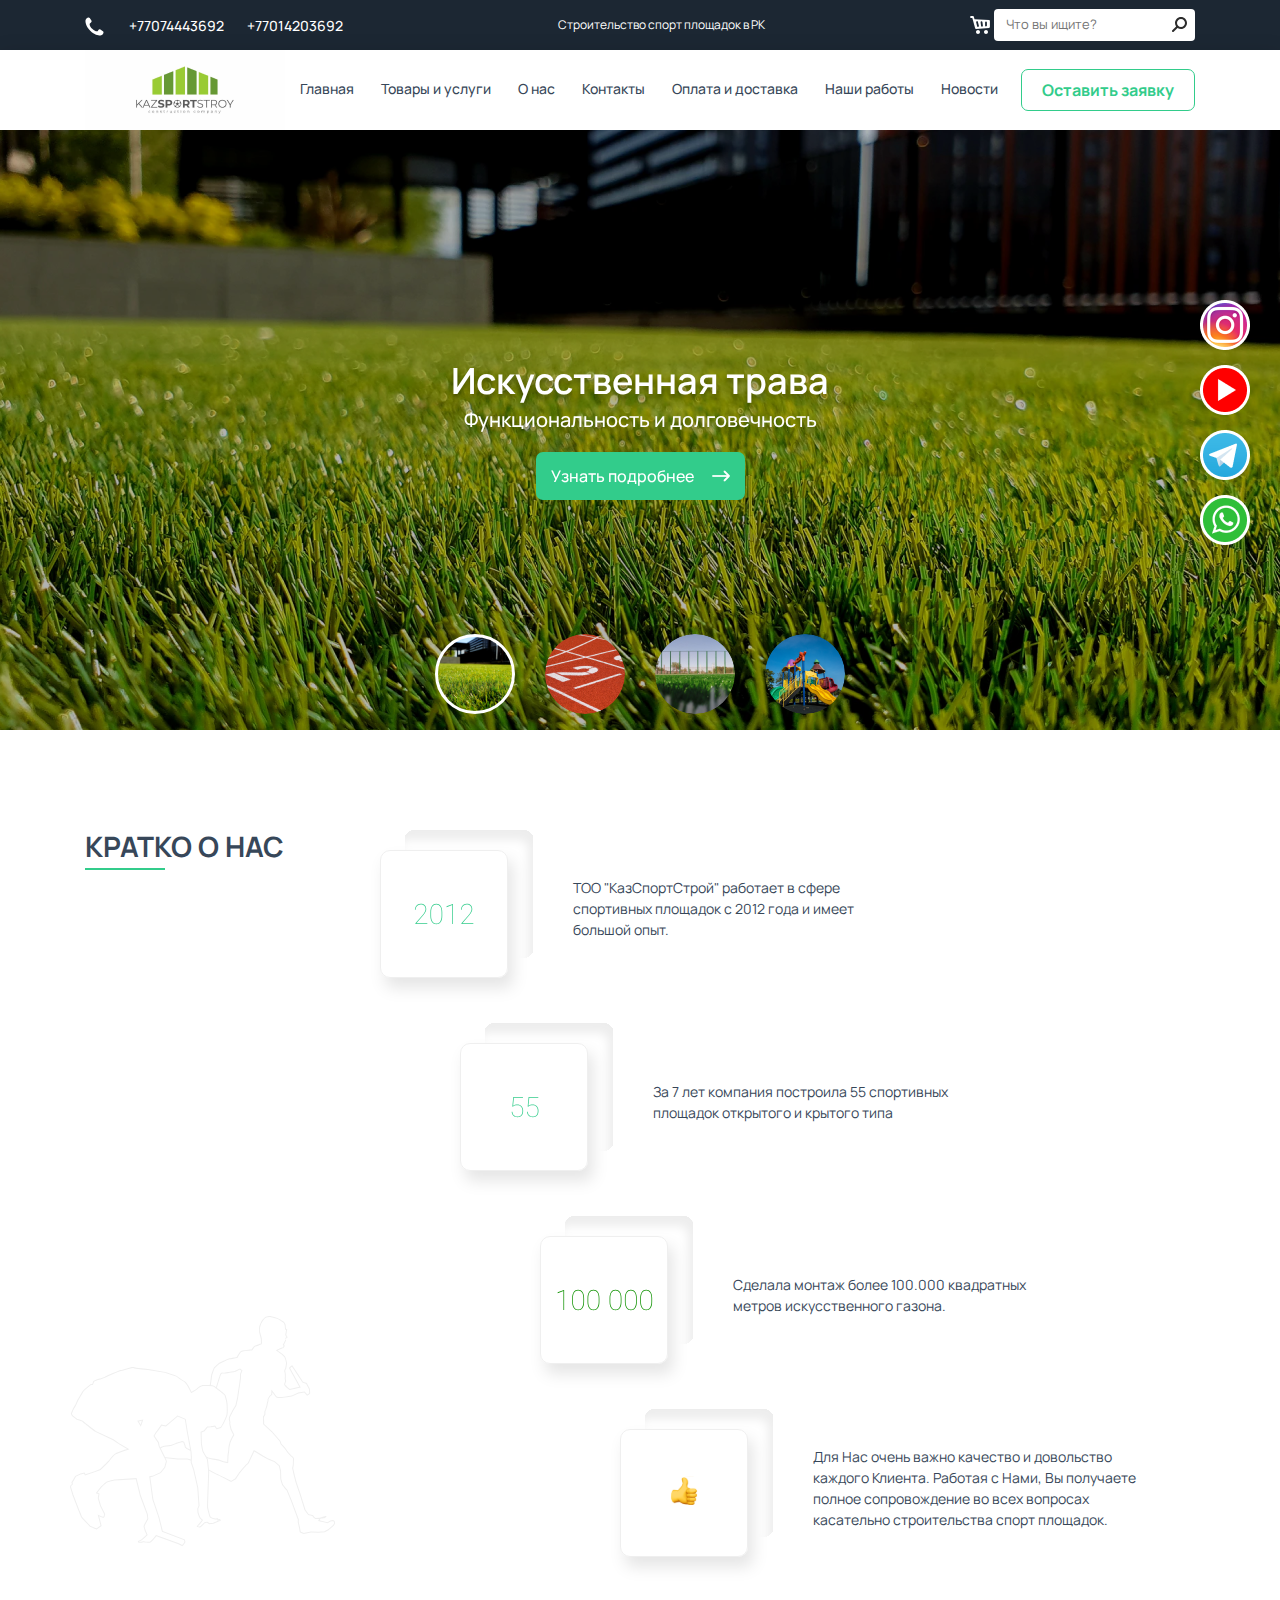
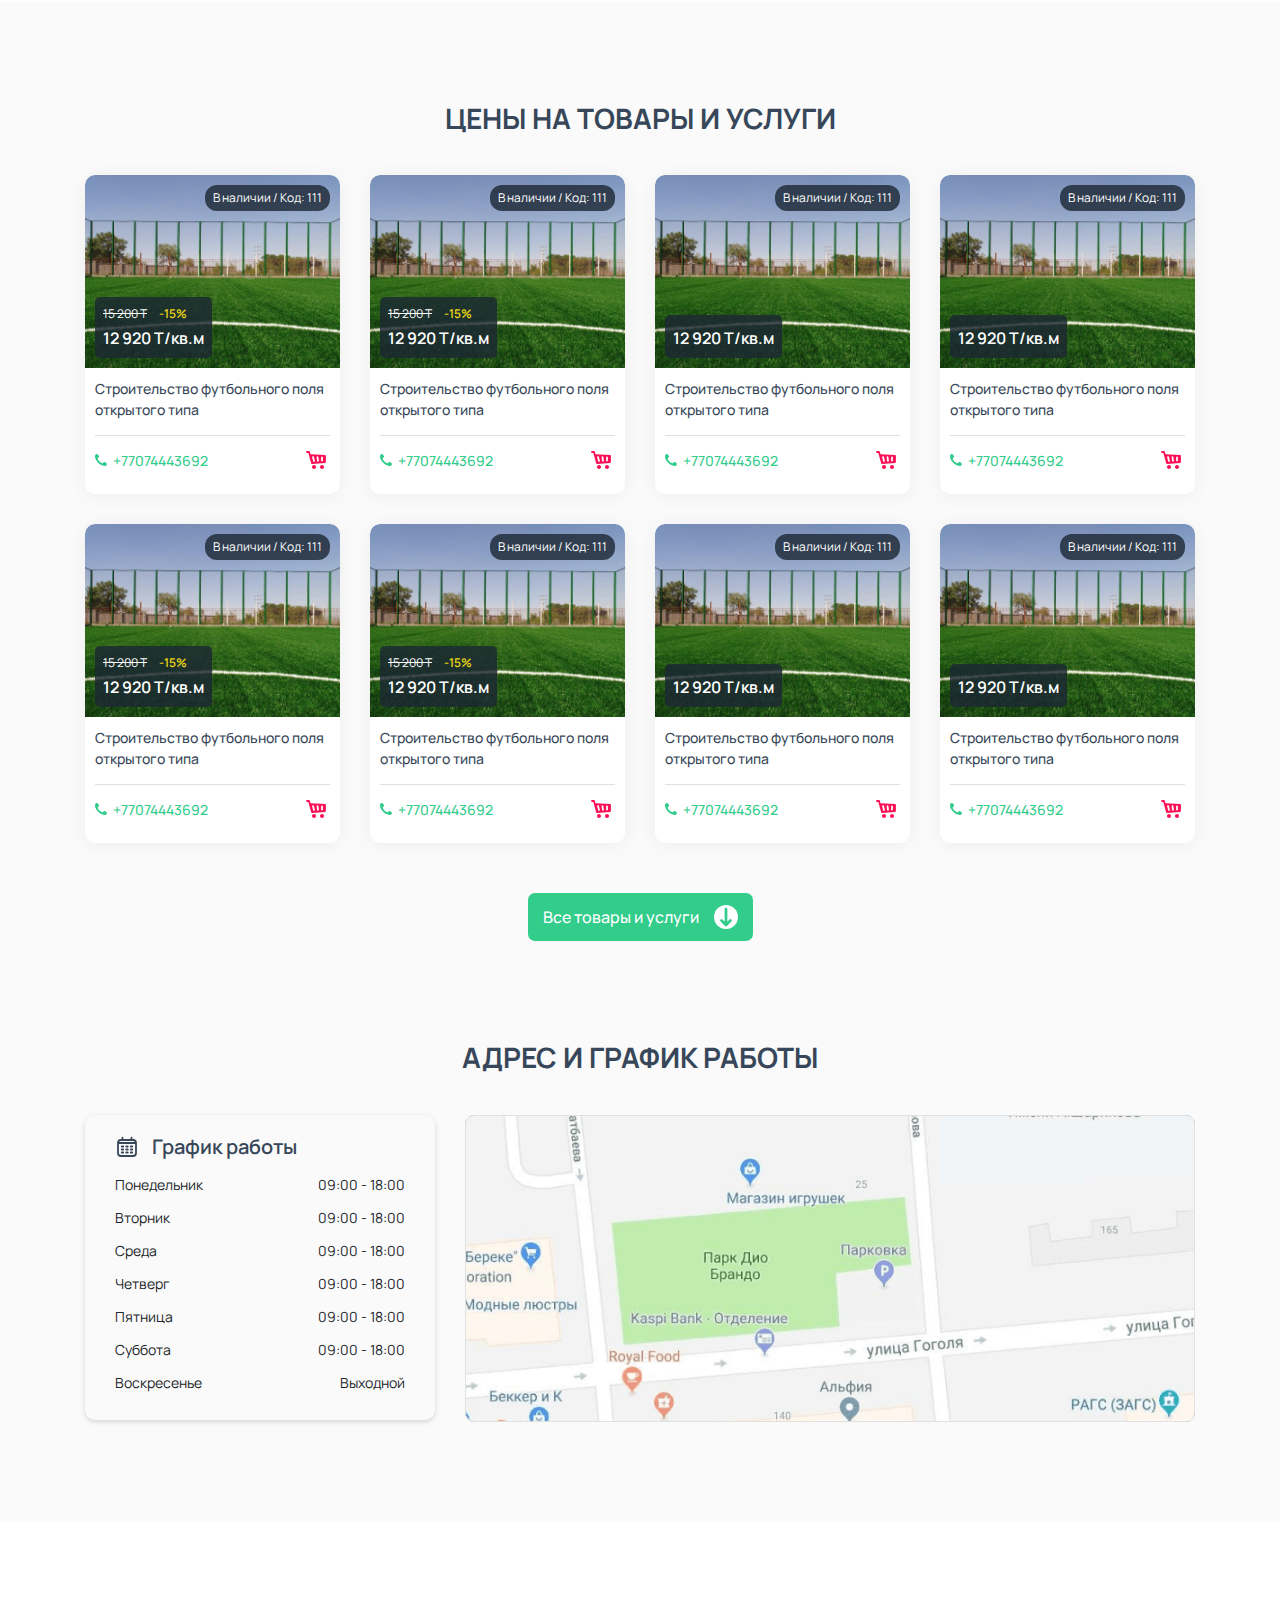
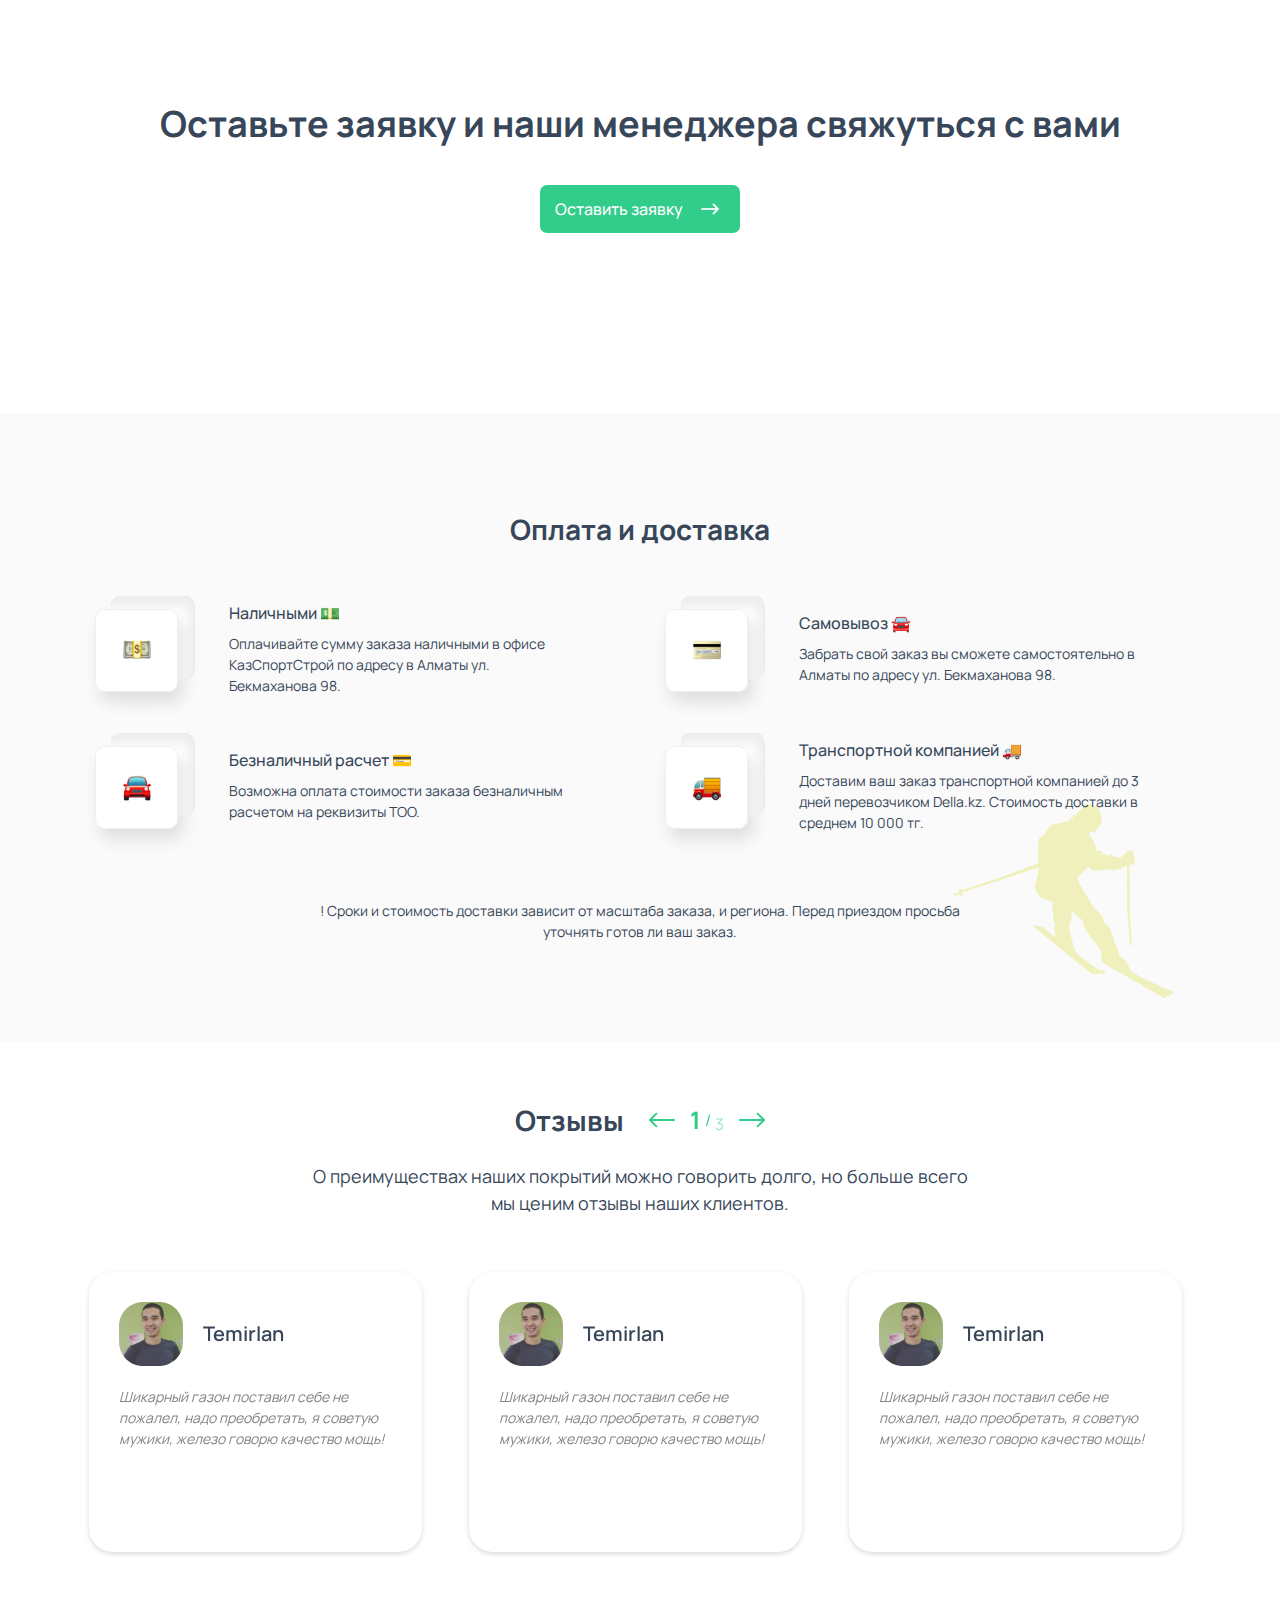
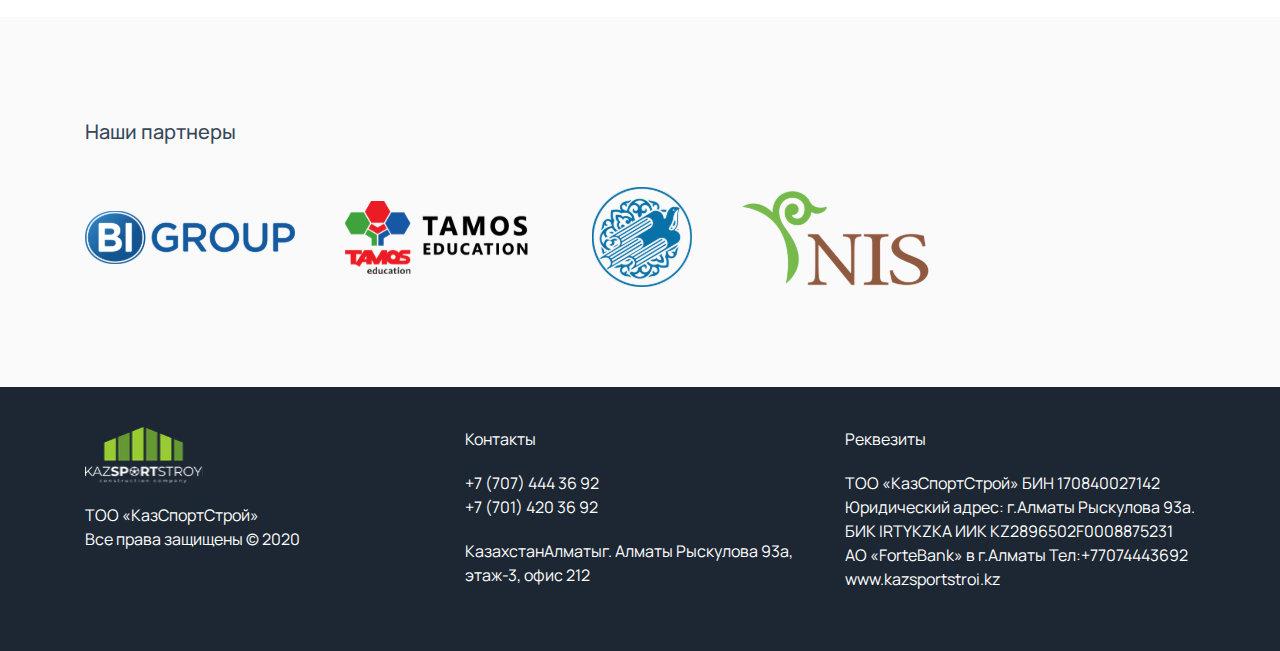
<file: index.html>
<!DOCTYPE html>
<html lang="en">
<head>
	<meta charset="UTF-8">
	<title>Строительство спорт площадок в РК</title>
    <meta name="viewport" content="width=device-width, initial-scale=1.0">
	<link href="https://fonts.googleapis.com/css2?family=Manrope:wght@300;400;500;600;700&display=swap" rel="stylesheet">
	<link rel="stylesheet" href="css/bootstrap.min.css">
    <link rel="stylesheet" href="css/swiper-bundle.min.css">
	<link rel="stylesheet" href="css/style.css">
    <script src="js/swiper-bundle.min.js"></script>
</head>
<body>
	<header>
		<div class="black-header">
			<div class="container">
				<div class="inner-black">
					<div class="mobile d-none d-md-block">
						<img src="images/call-icon.svg" alt="">
						<a href="#">+77074443692</a>
						<a href="#">+77014203692</a>
					</div>
					<p class="top-title">Строительство спорт площадок в РК</p>
					<div class="cart-section d-none d-md-flex">
						<img src="images/cart-icon.svg" alt="" class="cart-icon">
						<div class="search-input">
							<input type="text" placeholder="Что вы ищите?">
							<img src="images/search-icon.svg" alt="" class="search-icon">
						</div>
					</div>
				</div>
			</div>
		</div>
		<div class="white-header">
			<div class="container">
				<div class="inner-white d-none d-md-flex">
					<div class="left-side">
						<img src="images/big-logo.png" alt="" class="logo">
						<a href="/">Главная</a>
                        <div class="dropdown">
                            <a class="dropbtn">Товары и услуги</a>
                            <div class="dropdown-content">
                                <a href="/iss-gazon.html">Искусственный газон</a>
                                <a href="/sport-areas.html">Строительство спортивных площадок</a>
                            </div>
                        </div>
						<a href="/onas.html">О нас</a>
						<a href="/contacts.html">Контакты</a>
						<a href="/oplata.html">Оплата и доставка</a>
						<a href="/futbol-pole.html">Наши работы</a>
						<a href="/news.html">Новости</a>
					</div>
					<div class="right-side">
						<button class="green-btn-outline">Оставить заявку</button>
					</div>
				</div>
                <div class="inner-white-mobile d-md-none">
                    <img src="images/mobile-logo.png" alt="" class="logo-m">
                    <div class="right-side">
                        <img src="images/black-cart.svg" alt="" class="black-cart">
                        <img src="images/menu-mobile-icon.svg" onclick="openNav()" alt="">
                    </div>
                    <div id="myNav" class="overlay">
                      <img src="images/close-icon.svg" alt="" class="closebtn" onclick="closeNav()">
                        <div class="overlay-content">
                            <img src="images/mobile-logo.png" alt="" class="logo-mb">
                            <p>Строительство спорт площадок в РК</p>
                            <div class="search-input">
                                <input type="text" placeholder="Что вы ищите?">
                                <img src="images/search-icon.svg" alt="" class="search-icon">
                            </div>
                            <a href="/">Главная</a>
                            <a href="/iss-gazon.html">Товары и услуги</a>
                            <a href="/onas.html">О нас</a>
                            <a href="/contacts.html">Контакты</a>
                            <a href="/oplata.html">Оплата и доставка</a>
                            <a href="/futbol-pole.html">Наши работы</a>
                            <a href="/news.html">Новости</a>
                            <div class="border-line"></div>
                            <a href="">+7 (707) 444 36 92</a>
                            <a href="">+7 (701) 420 36 92</a>
                            <button class="green-btn-outline">Оставить заявку</button>
                        </div>
                    </div>
                </div>
			</div>
		</div>
	</header>
    <div class="swiper-container swiper-bg">
        <div class="swiper-wrapper">
            <div class="swiper-slide slider">
                <div class="slider-ex">
                    <h1>Искусственная трава</h1>
                    <h5>Функциональность и долговечность</h5>
                    <button class="green-btn"><span>Узнать подробнее</span><img src="images/right-arrow.png" alt=""></button>
                </div>
                <div class="slider-wrapper"></div>
            </div>
            <div class="swiper-slide slider">
                <div class="slider-ex">
                    <h1>Покрытие для спортивных площадок</h1>
                    <h5>Практичность и травмобезопасность</h5>
                    <button class="green-btn"><span>Узнать подробнее</span><img src="images/right-arrow.png" alt=""></button>
                </div>
                <div class="slider-wrapper"></div>
            </div>
            <div class="swiper-slide slider">
                <div class="slider-ex">
                    <h1>Покрытие для игровых площадок</h1>
                    <h5>Травмобезопасность и высокая износоустойчивость</h5>
                    <button class="green-btn"><span>Узнать подробнее</span><img src="images/right-arrow.png" alt=""></button>
                </div>
                <div class="slider-wrapper"></div>
            </div>
            <div class="swiper-slide slider">
                <div class="slider-ex">
                    <h1>Покрытия для детских площадок</h1>
                    <h5>Надежность и долговечность</h5>
                    <button class="green-btn"><span>Узнать подробнее</span><img src="images/right-arrow.png" alt=""></button>
                </div>
                <div class="slider-wrapper"></div>
            </div>
        </div>

        <div class="social-icons">
            <a href="https://www.instagram.com/">
                <img src="images/social-insta.png">
            </a>
            <a href="https://www.instagram.com/">
                <img src="images/social-yt.png">
            </a>
            <a href="https://www.instagram.com/">
                <img src="images/social-telegram.png">
            </a>
            <a href="https://www.instagram.com/">
                <img src="images/social-wa.png">
            </a>
        </div>
        <div class="swiper-pagination swiper-bg-pag"></div>
    </div>
    <div class="about">
        <div class="container about-us">
            <div class="row">
                <div class="col-md-3 about-us-first">
                    <div class="about-us-title">
                        <h4>кратко о нас</h4>
                        <div class="line"></div>
                    </div>
                </div>
                <div class="col-md-9">
                    <div class="about-us-body">
                        <div class="about-us-item">
                            <img src="images/about-1.svg" alt="">
                            <p>ТОО "КазСпортСтрой" работает в сфере спортивных площадок с 2012 года и имеет большой опыт.</p>
                        </div>
                        <div class="about-us-item a-second">
                            <img src="images/about-2.svg" alt="">
                            <p>За 7 лет компания построила  55 спортивных площадок открытого и крытого типа</p>
                        </div>
                        <div class="about-us-item a-third">
                            <img src="images/about-3.svg" alt="">
                            <p>Cделала монтаж более 100.000 квадратных метров искусственного газона.</p>
                        </div>
                        <div class="about-us-item a-four">
                            <img src="images/about-4.svg" alt="">
                            <p>Для Нас очень важно качество  и довольство каждого Клиента. Работая с Нами, Вы получаете полное сопровождение во всех вопросах касательно строительства спорт площадок.</p>
                        </div>
                    </div>
                </div>
            </div>
        </div>
    </div>

    <div class="products">
        <div class="container">
            <h4 class="title">ЦЕНЫ НА ТОВАРЫ И УСЛУГИ</h4>
            <div class="row">
                <div class="col-md-3">
                    <div class="card">
                        <div class="card-img">
                            <img src="images/card-img-1.png" alt="">
                            <div class="code">В наличии / Код: 111</div>
                            <div class="price">
                                <div class="old-price"><span class="old">15 200 Т</span> <span>-15%</span></div>
                                <p class="new-price">12 920 Т/кв.м</p>
                            </div>
                        </div>
                        <div class="card-info">
                            <p class="card-title">Строительство футбольного поля открытого типа</p>
                            <div class="card-footer">
                                <div class="call">
                                    <img src="images/green-phone.svg" alt="">
                                    <a href="#">+77074443692</a>
                                </div>
                                <img src="images/red-cart.svg" alt="">
                            </div>
                        </div>
                    </div>
                </div>
                <div class="col-md-3">
                    <div class="card">
                        <div class="card-img">
                            <img src="images/card-img-1.png" alt="">
                            <div class="code">В наличии / Код: 111</div>
                            <div class="price">
                                <div class="old-price"><span class="old">15 200 Т</span> <span>-15%</span></div>
                                <p class="new-price">12 920 Т/кв.м</p>
                            </div>
                        </div>
                        <div class="card-info">
                            <p class="card-title">Строительство футбольного поля открытого типа</p>
                            <div class="card-footer">
                                <div class="call">
                                    <img src="images/green-phone.svg" alt="">
                                    <a href="#">+77074443692</a>
                                </div>
                                <img src="images/red-cart.svg" alt="">
                            </div>
                        </div>
                    </div>
                </div>
                <div class="col-md-3">
                    <div class="card">
                        <div class="card-img">
                            <img src="images/card-img-1.png" alt="">
                            <div class="code">В наличии / Код: 111</div>
                            <div class="price">
                                <p class="new-price">12 920 Т/кв.м</p>
                            </div>
                        </div>
                        <div class="card-info">
                            <p class="card-title">Строительство футбольного поля открытого типа</p>
                            <div class="card-footer">
                                <div class="call">
                                    <img src="images/green-phone.svg" alt="">
                                    <a href="#">+77074443692</a>
                                </div>
                                <img src="images/red-cart.svg" alt="">
                            </div>
                        </div>
                    </div>
                </div>
                <div class="col-md-3">
                    <div class="card">
                        <div class="card-img">
                            <img src="images/card-img-1.png" alt="">
                            <div class="code">В наличии / Код: 111</div>
                            <div class="price">
                                <p class="new-price">12 920 Т/кв.м</p>
                            </div>
                        </div>
                        <div class="card-info">
                            <p class="card-title">Строительство футбольного поля открытого типа</p>
                            <div class="card-footer">
                                <div class="call">
                                    <img src="images/green-phone.svg" alt="">
                                    <a href="#">+77074443692</a>
                                </div>
                                <img src="images/red-cart.svg" alt="">
                            </div>
                        </div>
                    </div>
                </div>
                <div class="col-md-3">
                    <div class="card">
                        <div class="card-img">
                            <img src="images/card-img-1.png" alt="">
                            <div class="code">В наличии / Код: 111</div>
                            <div class="price">
                                <div class="old-price"><span class="old">15 200 Т</span> <span>-15%</span></div>
                                <p class="new-price">12 920 Т/кв.м</p>
                            </div>
                        </div>
                        <div class="card-info">
                            <p class="card-title">Строительство футбольного поля открытого типа</p>
                            <div class="card-footer">
                                <div class="call">
                                    <img src="images/green-phone.svg" alt="">
                                    <a href="#">+77074443692</a>
                                </div>
                                <img src="images/red-cart.svg" alt="">
                            </div>
                        </div>
                    </div>
                </div>
                <div class="col-md-3">
                    <div class="card">
                        <div class="card-img">
                            <img src="images/card-img-1.png" alt="">
                            <div class="code">В наличии / Код: 111</div>
                            <div class="price">
                                <div class="old-price"><span class="old">15 200 Т</span> <span>-15%</span></div>
                                <p class="new-price">12 920 Т/кв.м</p>
                            </div>
                        </div>
                        <div class="card-info">
                            <p class="card-title">Строительство футбольного поля открытого типа</p>
                            <div class="card-footer">
                                <div class="call">
                                    <img src="images/green-phone.svg" alt="">
                                    <a href="#">+77074443692</a>
                                </div>
                                <img src="images/red-cart.svg" alt="">
                            </div>
                        </div>
                    </div>
                </div>
                <div class="col-md-3">
                    <div class="card">
                        <div class="card-img">
                            <img src="images/card-img-1.png" alt="">
                            <div class="code">В наличии / Код: 111</div>
                            <div class="price">
                                <p class="new-price">12 920 Т/кв.м</p>
                            </div>
                        </div>
                        <div class="card-info">
                            <p class="card-title">Строительство футбольного поля открытого типа</p>
                            <div class="card-footer">
                                <div class="call">
                                    <img src="images/green-phone.svg" alt="">
                                    <a href="#">+77074443692</a>
                                </div>
                                <img src="images/red-cart.svg" alt="">
                            </div>
                        </div>
                    </div>
                </div>
                <div class="col-md-3">
                    <div class="card">
                        <div class="card-img">
                            <img src="images/card-img-1.png" alt="">
                            <div class="code">В наличии / Код: 111</div>
                            <div class="price">
                                <p class="new-price">12 920 Т/кв.м</p>
                            </div>
                        </div>
                        <div class="card-info">
                            <p class="card-title">Строительство футбольного поля открытого типа</p>
                            <div class="card-footer">
                                <div class="call">
                                    <img src="images/green-phone.svg" alt="">
                                    <a href="#">+77074443692</a>
                                </div>
                                <img src="images/red-cart.svg" alt="">
                            </div>
                        </div>
                    </div>
                </div>
            </div>
            <button class="green-btn green-btn-products"><span>Все товары и услуги</span>
                <div class="white-img"><img src="images/green-down.svg" alt=""></div>
            </button>
            <h4 class="title shedule-text">АДРЕС И ГРАФИК РАБОТЫ</h4>
            <div class="row">
                <div class="col-md-4">
                    <div class="schedule">
                        <div class="schedule-title">
                            <img src="images/calendar-icon.svg" alt="">
                            <h5 class="sc-title">График работы</h5>
                        </div>
                        <div class="table">
                            <div class="table-item">
                                <p>Понедельник</p>
                                <p>09:00 - 18:00</p>
                            </div>
                            <div class="table-item">
                                <p>Вторник</p>
                                <p>09:00 - 18:00</p>
                            </div>
                            <div class="table-item">
                                <p>Среда</p>
                                <p>09:00 - 18:00</p>
                            </div>
                            <div class="table-item">
                                <p>Четверг</p>
                                <p>09:00 - 18:00</p>
                            </div>
                            <div class="table-item">
                                <p>Пятница</p>
                                <p>09:00 - 18:00</p>
                            </div>
                            <div class="table-item">
                                <p>Суббота</p>
                                <p>09:00 - 18:00</p>
                            </div>
                            <div class="table-item">
                                <p>Воскресенье</p>
                                <p>Выходной</p>
                            </div>
                        </div>
                    </div>
                </div>
                <div class="col-md-8">
                    <img src="images/map.png" alt="" class="map-img">
                </div>
            </div>
        </div>
    </div>
    <div class="call-back">
        <h3>Оставьте заявку и наши менеджера свяжуться с вами</h3>
        <button class="green-btn"><span>Оставить заявку</span><img src="images/right-arrow.png" alt=""></button>
    </div>
    </div>
    <div class="pay-info">
        <div class="container">
            <h4 class="title">Оплата и доставка</h4>
            <div class="row">
                <div class="col-md-6">
                    <div class="pay-item">
                        <img src="images/pay-1.svg" alt="">
                        <div class="pay-item-right">
                            <h5>Наличными 💵</h5>
                            <p>Оплачивайте сумму заказа наличными в офисе КазСпортСтрой по адресу в Алматы ул. Бекмаханова 98.</p>
                        </div>
                    </div>
                </div>
                <div class="col-md-6">
                    <div class="pay-item">
                        <img src="images/pay-2.svg" alt="">
                        <div class="pay-item-right">
                            <h5>Самовывоз 🚘</h5>
                            <p>Забрать свой заказ вы сможете самостоятельно в Алматы по адресу ул. Бекмаханова 98.</p>
                        </div>
                    </div>
                </div>
                <div class="col-md-6">
                    <div class="pay-item">
                        <img src="images/pay-3.svg" alt="">
                        <div class="pay-item-right">
                            <h5>Безналичный расчет 💳</h5>
                            <p>Возможна оплата стоимости заказа безналичным расчетом на реквизиты ТОО.</p>
                        </div>
                    </div>
                </div>
                <div class="col-md-6">
                    <div class="pay-item">
                        <img src="images/pay-4.svg" alt="">
                        <div class="pay-item-right">
                            <h5>Транспортной компанией 🚚</h5>
                            <p>Доставим ваш заказ транспортной компанией до 3 дней перевозчиком Della.kz. Стоимость доставки в среднем 10 000 тг.</p>
                        </div>
                    </div>
                </div>
            </div>
            <p class="pay-text">
                ! Сроки и стоимость доставки зависит от масштаба заказа, и региона.
                Перед приездом просьба уточнять готов ли ваш заказ.
            </p>
        </div>
    </div>
    <div class="feedback">
        <div class="container">
            <div class="swiper-container swiper-feed">
                <div class="title-arr">
                    <h4 class="title">Отзывы</h4>
                    <div class="pagination">
                        <img src="images/right-arrow.svg" alt="" class="prev">
                        <div class="swiper-pagination swiper-bet-pag"></div>
                        <img src="images/right-arrow.svg" alt="" class="next">
                    </div>
                </div>
                <p class="title-text">
                    О преимуществах наших покрытий можно говорить долго, но больше всего мы ценим отзывы наших клиентов.
                </p>
                <div class="swiper-wrapper">
                    <div class="swiper-slide">
                        <div class="feed">
                            <div class="feed-title">
                                <img src="images/feed-1.png" alt="">
                                <h5>Temirlan</h5>
                            </div>
                            <div class="feed-text">
                                Шикарный газон поставил себе не пожалел, надо преобретать, я советую мужики, железо говорю качество мощь!
                            </div>
                        </div>
                    </div>
                    <div class="swiper-slide">
                        <div class="feed">
                            <div class="feed-title">
                                <img src="images/feed-1.png" alt="">
                                <h5>Temirlan</h5>
                            </div>
                            <div class="feed-text">
                                Шикарный газон поставил себе не пожалел, надо преобретать, я советую мужики, железо говорю качество мощь!
                            </div>
                        </div>
                    </div>
                    <div class="swiper-slide">
                        <div class="feed">
                            <div class="feed-title">
                                <img src="images/feed-1.png" alt="">
                                <h5>Temirlan</h5>
                            </div>
                            <div class="feed-text">
                                Шикарный газон поставил себе не пожалел, надо преобретать, я советую мужики, железо говорю качество мощь!
                            </div>
                        </div>
                    </div>
                    <div class="swiper-slide">
                        <div class="feed">
                            <div class="feed-title">
                                <img src="images/feed-1.png" alt="">
                                <h5>Temirlan</h5>
                            </div>
                            <div class="feed-text">
                                Шикарный газон поставил себе не пожалел, надо преобретать, я советую мужики, железо говорю качество мощь!
                            </div>
                        </div>
                    </div>
                    <div class="swiper-slide">
                        <div class="feed">
                            <div class="feed-title">
                                <img src="images/feed-1.png" alt="">
                                <h5>Temirlan</h5>
                            </div>
                            <div class="feed-text">
                                Шикарный газон поставил себе не пожалел, надо преобретать, я советую мужики, железо говорю качество мощь!
                            </div>
                        </div>
                    </div>
                </div>
            </div>
        </div>

    </div>
    <div class="partners">
        <div class="container">
            <p class="partner-title">Наши партнеры</p>
            <div class="partners-list">
                <img src="images/bi-icon.svg" alt="">
                <img src="images/tamos-icon.svg" alt="">
                <img src="images/bol-icon.svg" alt="">
                <img src="images/nis-icon.svg" alt="">
            </div>
        </div>
    </div>
    <footer class="footer">
        <div class="container">
            <div class="row">
                <div class="col-md-4">
                    <div class="footer-item">
                        <img src="images/white-logo.svg" alt="" class="foot-item">
                        <p>ТОО «КазСпортСтрой» <br>
                            Все права защищены © 2020</p>
                    </div>
                </div>
                <div class="col-md-4">
                    <div class="footer-item">
                        <p class="foot-item">Контакты</p>
                        <div class="foot-item">
                            <a href="#">+7 (707) 444 36 92</a>
                            <a href="#">+7 (701) 420 36 92</a>
                        </div>
                        <p>КазахстанАлматыг. Алматы Рыскулова 93а, этаж-3, офис 212
                        </p>
                    </div>
                </div>
                <div class="col-md-4">
                    <div class="footer-item">
                        <p class="foot-item">Реквезиты</p>
                        <p>ТОО «КазСпортСтрой» БИН 170840027142 Юридический адрес: г.Алматы Рыскулова 93а. БИК IRTYKZKA ИИК KZ2896502F0008875231
                            АО «ForteBank» в г.Алматы Тел:+77074443692 www.kazsportstroi.kz</p>
                    </div>
                </div>
            </div>
        </div>
    </footer>
    <!-- Initialize Swiper -->
    <script>
        var swiper = new Swiper('.swiper-feed', {
            slidesPerView: 3,
            spaceBetween: 30,
            pagination: {
                el: '.swiper-bet-pag',
                type: 'fraction',
            },
            navigation: {
                nextEl: '.next',
                prevEl: '.prev',
            },
            breakpoints: {
                // when window width is >= 320px
                320: {
                    slidesPerView: 1,
                    spaceBetween: 20
                },
                // when window width is >= 480px
                480: {
                    slidesPerView: 2,
                    spaceBetween: 30
                },
                // when window width is >= 640px
                640: {
                    slidesPerView: 3,
                    spaceBetween: 30
                }
            }
        });
        var bgSwiper = new Swiper('.swiper-bg', {
            pagination: {
                el: '.swiper-bg-pag',
                clickable: true,
                loop: true,
                renderBullet: function (index, className) {
                    return '<div class="' + className + '">' + '</div>';
                },
            },
        });
    </script>
    <script>
        function openNav() {
            document.getElementById("myNav").style.width = "100%";
        }

        function closeNav() {
            document.getElementById("myNav").style.width = "0%";
        }
    </script>
</body>
</html>
</file>
<file: css/style.css>
body {
	font-family: 'Manrope', sans-serif;
	color: #374759;
	background-color: #FAFAFA;
}
p, h1, h2, h3, h4, h5 {
	margin: 0;
}

p {
	font-size: 14px;
}

h4 {
	font-size: 28px;
	color: #374759;
	font-weight: 700;
}

a {
	text-decoration: none;
}

button {
	outline: none;
	border: 0;
}

button:active {
  transform: scale(.99);
}
button:focus {
	outline: none;
}

.black-header {
	background-color: #1C2733;
	padding: 9px 0;
	color: #fff;
}

.white-header {
	box-shadow: 0px 4px 20px rgba(0, 0, 0, 0.15);
	background-color: #fff;
}

.inner-black {
	display: flex;
	align-items: center;
	justify-content: space-between;
}

.inner-black a {
	color: #fff;
	padding: 0 10px;
	font-size: 14px;
	font-weight: 500;
}

.inner-black p {
	font-size: 12px;
}

.inner-black .mobile img {
	width: 19px;
	margin-right: 12px;
}

.inner-black .cart-section {
	display: flex;
	align-items: center;
}
.inner-black .cart-section .cart-icon-block {
	margin-right: 25px;
	position: relative;
}
.cart-red-count {
	position: absolute;
	top: -5px;
	right: -5px;
	background: red;
	width: calc(100% - 5px);
	height: 18px;
	text-align: center;
	border-radius: 50%;
	padding: 0 0px 0px 0px;
	font-size: 14px;
	font-weight: bold;
	line-height: 18px;
	color: #fff;
}
header {
	position: relative;
}
.cart-not-empty {
	display: none;
}
.cart-open-block {
	position: absolute;
	width: 513px;
	height: 336px;
	background-color: #fff;
	z-index: 10;
	box-shadow: 0px 6px 20px rgba(0, 0, 0, 0.5);
	border-radius: 10px;
	top: 8px;
	left: calc(50% - 250px);
	padding: 20px;
	display: none;
}
.cart-open-list {
	height: 230px;
	overflow-y: auto;
	margin-bottom: 15px;
}
.cart-open-btn {
	font-weight: bold;
}
.cart-open-btn:nth-child(1) {
	color: #FC1055;
	background-color: #fff;
	border: 1.5px solid #FC1055;
	margin-right: 10px;
	width: calc(35% - 10px);
	text-align: center;
	justify-content: center;
}
.cart-open-btn:nth-child(2) {
	width: 65%;
	background-color: #FC1055;
	color: #fff;
	justify-content: center;
}
.cart-unselect {
	cursor: pointer;
}
.cart-item-img {
	width: 70px;
	height: 53px;
	object-fit: cover;
	border-radius: 5px;
	margin: 0 12px 0 20px;
}
.cart-item-title {
	color: #374759;
	font-weight: 500;
	align-self: start;
}
.cart-item {
	padding: 25px 0;
	border-bottom: 1px solid #E0E0E0;
	margin-right: 10px;
}
.cart-item:first-child {
	padding-top: 0;
}
.cart-item:last-child {
	border-bottom: 0;
	padding-bottom: 0;
}
.cart-empty p {
	color: #C4C4C4;
	font-size: 18px;
	font-weight: 500;
	margin-top: 20px;
}
.mobile-cart-title {
	display: none;
}
@media (max-width: 750px) {
	.cart-not-empty {
		height: 100%;
	}
	.cart-open-block {
		position: fixed;
		top: 0;
		width: 100%;
		left: 0;
		border-radius: 0;
		height: 100%;
	}
	.cart-open-list {
		height: calc(100% - 175px);
	}
	.mobile-cart-title {
		display: flex;
		align-items: center;
		border-bottom: 1px solid #E0E0E0;
		padding-bottom: 18px;
	}
	.mobile-cart-title p {
		font-size: 16px;
		color: #374759;
		font-weight: 600;
		width: 100%;
		text-align: center;
	}
	.cart-item {
		 margin-right: 0;
	}
	.cart-item:first-child {
		padding-top: 25px;
	}
	.cart-open-buttons {
		flex-direction: column;
	}
	.cart-open-btn {
		width: 100%!important
	}
	.cart-open-btn:nth-child(1) {
		margin-bottom: 10px;
	}
	.cart-if-empty {
		height: calc(100% - 43px)!important;
	}

}


.inner-black .cart-section .cart-icon {
	width: 24px;
	cursor: pointer;
}

.search-input {
	position: relative;
}

.search-input input {
	background: #FFFFFF;
	border-radius: 4px;
	font-size: 13px;
	padding: 6px 12px;
	border: 0;
	padding-right: 30px;
}

.search-input .search-icon {
	position: absolute;
	right: 8px;
	top: 8px;
	cursor: pointer;
}

.inner-white {
	display: flex;
	justify-content: space-between;
	height: 80px;
	align-items: center;
}

.inner-white a {
	font-weight: 500;
	font-size: 14px;
	color: #374759;
	margin: 0 12px;
}

.inner-white a:hover {
	color: #32CC8B;
	text-decoration: none;
}

.green-btn-outline {
	border: 1.5px solid #32CC8B;
	border-radius: 7px;
	outline: none;
	color: #32CC8B;
	font-size: 16px;
	font-weight: 700;
	padding: 8px 20px;
	background-color: #fff;
}

.slider {
	width: 100%;
	height: 600px;
	background: url('../images/Rectangle1.png') no-repeat center / cover;
	position: relative;
}
.slider:nth-child(2) {
	background: url('../images/Rectangle2.png') no-repeat center / cover;
}
.slider:nth-child(3) {
	background: url('../images/Rectangle3.png') no-repeat center / cover;
}
.slider:nth-child(4) {
	background: url('../images/Rectangle4.png') no-repeat center / cover;
}

.swiper-container-horizontal>.swiper-pagination-bullets .swiper-pagination-bullet {
	width: 80px;
	height: 80px;
	background: url("../images/Ellipse1.png") no-repeat center;
	margin: 0 15px;
	opacity: unset;
}
.swiper-container-horizontal>.swiper-pagination-bullets .swiper-pagination-bullet:nth-child(2) {
	background: url("../images/Ellipse2.png") no-repeat center;
}
.swiper-container-horizontal>.swiper-pagination-bullets .swiper-pagination-bullet:nth-child(3) {
	background: url("../images/Ellipse3.png") no-repeat center;
}
.swiper-container-horizontal>.swiper-pagination-bullets .swiper-pagination-bullet:nth-child(4) {
	background: url("../images/Ellipse4.png") no-repeat center;
}
.social-icons {
	position: absolute;
	right: 30px;
	top: 0;
	z-index: 1;
	display: flex;
	flex-direction: column;
	height: 100%;
	justify-content: center;
}
.social-icons a {
	display: block;
	margin-bottom: 15px;
}
@media (max-width: 991.98px) {
	.social-icons {
		display: none;
	}
}

.swiper-container-horizontal>.swiper-pagination-bullets .swiper-pagination-bullet-active {
	border: 3px solid #FFFFFF;
}
.swiper-bg {
	position: relative;
}

.slider-wrapper {
	position: absolute;
	left: 0;
	right: 0;
	top: 0;
	bottom: 0;
	background-color: rgba(0, 0, 0, 0.3);
	z-index: 0
}

.slider-ex {
	position: absolute;
	left: 0;
	right: 0;
	top: 0;
	bottom: 0;
	z-index: 1;
	display: flex;
	justify-content: center;
	align-items: center;
	flex-direction: column;
	color: #fff;
}

.slider-ex h1 {
	font-weight: 600;
	font-size: 36px;
	text-shadow: 0px 4px 4px rgba(0, 0, 0, 0.25);
	text-align: center;
	z-index: 1;
	padding-bottom: 5px;
}

.slider-ex h5 {
	font-weight: 500;
	font-size: 20px;
	padding-bottom: 20px;
	text-align: center;
	text-shadow: 0px 4px 4px rgba(0, 0, 0, 0.25);
	z-index: 1;
}

.green-btn {
	padding: 12px 15px;
	background: #32CC8B;
	border-radius: 7px;
	display: flex;
	align-items: center;
	z-index: 1;
}

.green-btn:focus {
	outline: none;
}

.green-btn img {
	margin-left: 18px;
}

.green-btn span {
	font-weight: 500;
	font-size: 16px;
	color: #fff;
}

.about {
	background-color: #fff;
}

.about-us {
	padding-top: 100px;
}

.about-us-title .line {
	background-color: #32CC8B;
	width: 80px;
	height: 2px;
	margin-top: 5px;
}

.about-us-item {
	width: 65%;
	display: -webkit-flex;
	display: -moz-flex;
	display: -ms-flex;
	display: -o-flex;
	display: flex;
	align-items: center;
	padding-bottom: 20px;
}

.about-us-item img {
	margin-right: 40px;
}

.about-us-item p {
	padding-bottom: 15px;
}
.about-us-title h4 {
	text-transform: uppercase;
}


.a-second {
	margin-left: 80px;
}

.a-third {
	margin-left: 160px;
}

.a-four {
	margin-left: 240px;
}

.about-us-first {
	background: url('../images/img-1.svg') no-repeat 0% 90%;
}

.products {
	padding: 100px 0;
	background-color: #FAFAFA;
}

.title {
	text-align: center;
	margin-bottom: 10px;
}

.card {
	width: 100%;
	border-radius: 10px;
	margin-top: 30px;
	border: 0;
	box-shadow: 0px 2px 20px rgba(0, 0, 0, 0.05);
}

.card-img {
	width: 100%;
	border-radius: 10px 10px 0px 0px;
	position: relative;
}

.card-img img {
	border-radius: 10px 10px 0px 0px;
	width: 100%;
}

.card-img .code {
	position: absolute;
	top: 10px;
	right: 10px;
	font-size: 12px;
	color: #fff;
	padding: 4px 8px;
	background: rgba(28, 39, 51, 0.8);
	border-radius: 12px;
}

.card-img .price {
	background: rgba(28, 39, 51, 0.8);
	border-radius: 5px;
	position: absolute;
	left: 10px;
	bottom: 10px;
	padding: 8px;
}

.card-img .old-price {
	font-size: 12px;
	color: #fff;
}

.card-img .old-price span {
	color: #EBD513;
	text-decoration: none;
	font-weight: 600;
	padding-left: 10px;
}

.card-img .old-price .old {
	text-decoration: line-through;
	font-weight: 400;
	padding-left: 0;
	color: #fff;
}



.card-img .new-price {
	font-weight: 600;
	font-size: 16px;
	color: #FFFFFF;
	padding-top: 3px;
}

.card-info {
	padding: 10px;
}

.card-title {
	font-weight: 500;
	font-size: 14px;
	color: #374759;
	padding-bottom: 15px;
	margin: 0;
}

.card-footer {
	padding: 12px 0;
	border-top: 0.5px solid #E0E0E0;
	display: flex;
	justify-content: space-between;
	align-items: center;
	background-color: #fff;
}
.card-footer > img {
	cursor: pointer;
}

.card-footer .call {
	display: flex;
	align-items: center;
}

.card-footer .call a {
	color: #32CC8B;
	font-weight: 500;
	font-size: 14px;
	margin-left: 6px;
}

.card-footer .call a:hover {
	text-decoration: none;

}

.green-btn .white-img {
	width: 24px;
	height: 24px;
	border-radius: 50%;
	background-color: #fff;
	display: flex;
	justify-content: center;
	align-content: center;
	margin-left: 15px;
}

.green-btn .white-img img {
	margin: 0;
}

.green-btn-products {
	margin: 50px auto;
}

.schedule {
	box-shadow: 0px 2px 5px rgba(0, 0, 0, 0.15);
	border-radius: 10px;
	padding: 20px 30px 15px 30px;
}

.schedule img {
	margin-right: 13px;
}
.schedule .sc-title {
	color: #374759;
	font-weight: 600;
	font-size: 20px;
}

.schedule .table {
	margin: 0;
}

.schedule .table-item {
	display: flex;
	justify-content: space-between;
	padding-bottom: 12px;
}

.map-img {
	width: 100%;
}

.schedule-title {
	display: flex;
	align-items: center;
	padding-bottom: 15px;
}

.shedule-text {
	margin-bottom: 40px;
	margin-top: 100px;
}

.call-back {
	background: #FFFFFF;
	width: 100%;
	display: flex;
	align-items: center;
	text-align: center;
	padding: 180px 0;
	flex-direction: column;
}

.call-back  h3 {
	color: #374759;
	font-size: 36px;
	margin-bottom: 40px;
	font-weight: 700;
}
.call-back .green-btn {
	width: 200px;
}

.pay-info {
	padding: 100px 0;
	background: #FAFAFA url('../images/bg-img-1.svg') no-repeat 90% 90%;
}
.pay-info .title {
	margin-bottom: 50px;
}

.pay-item {
	display: flex;
	width: 90%;
	align-items: center;
	margin-bottom: 15px;
}

.pay-item h5 {
	font-weight: 500;
	font-size: 16px;
	margin-bottom: 10px;
}

.pay-item p {
	font-size: 14px;
}
.pay-item img {
	margin-right: 30px;
}

.pay-item .pay-item-right {
	padding-bottom: 15px;
}

.pay-info .pay-text {
	width: 60%;
	margin: 30px auto 0 auto;
	text-align: center;
}

.feedback {
	padding: 60px 0;
	background-color: #fff;
}

.title-arr {
	display: flex;
	align-items: center;
	justify-content: center;
}

.title-arr .title {
	margin: 0;
	padding-right: 25px;
}

.title-arr .swiper-pagination {
	display: flex;
	align-items: center;
	color: #32CC8B;
	position: unset;
}

.title-arr .pagination .swiper-pagination-current {
	color: #32CC8B;
	font-size: 24px;
	font-weight: 700;
	margin-left: 15px;
	margin-right: 4px;
}

.title-arr .pagination .swiper-pagination-total {
	color: #32CC8B;
	opacity: 0.5;
	margin-right: 15px;
	padding-top: 7px;
	margin-left: 4px;
}
.title-arr .pagination .prev {
	transform: rotate(180deg);
	cursor: pointer;
}

.title-arr .pagination .next {
	cursor: pointer;
}

.title-text {
	width: 60%;
	margin: 25px auto 50px auto;
	text-align: center;
	font-size: 18px;
}
.swiper-feed .swiper-wrapper {
	width: calc(100% + 14px);
	padding: 5px;
	margin-left: -1px;
	overflow: hidden;
}
.feed {
	box-shadow: 0px 2px 5px rgba(0, 0, 0, 0.15);
	border-radius: 24px;
	width: 95%;
	padding: 30px;
	height: 280px;
}

.feed .feed-title {
	display: flex;
	align-items: center;
}

.feed .feed-title h5 {
	font-weight: 600;
	font-size: 20px;
	margin-left: 20px;
}

.feed .feed-text {
	margin-top: 20px;
	color: #848484;
	font-style: italic;
	font-size: 14px;
}

.partners {
	background-color: #FAFAFA;
	padding: 100px 0;
}

.partners-list {
	display: flex;
	align-items: center;
	margin-top: 40px;
}

.partner-title {
	font-size: 20px;
	font-weight: 500;
}

.partners-list  img {
	margin-right: 50px;
}
.footer {
	padding: 40px 0 60px 0;
	background-color: #1C2733;
}
.footer-item {
	width: 100%;
	color: #ffffff;
}

.footer-item p {
	font-size: 16px;
}
.footer-item a {
	color: #fff;
	text-decoration: none;
	display: block;
}

.footer-item .foot-item {
	margin-bottom: 20px;
}

.dropbtn {
	cursor: pointer;
}

.dropdown {
	position: relative;
	display: inline-block;
}

.dropdown-content {
	display: none;
	position: absolute;
	min-width: 220px;
	z-index: 20;
	padding: 15px 15px 5px 15px;
	background: #FFFFFF;
	box-shadow: 0px 1px 4px rgba(0, 0, 0, 0.25);
	border-radius: 10px;
}

.dropdown-content a {
	margin: 0;
	margin-bottom: 10px;
	display: block;
}

.dropdown-content a:hover {color: #32CC8B;}

.dropdown:hover .dropdown-content {display: block;}


@media (max-width: 750px) {
    .slider-ex h1 {
        font-size: 24px;
    }
    .slider-ex h5 {
        font-size: 14px;
    }
    .swiper-container-horizontal>.swiper-pagination-bullets .swiper-pagination-bullet {
        width: 40px;
        height: 40px;
        margin: 0 10px;
    }

    .card {
        max-width: 300px;
        margin-left: auto;
        margin-right: auto;
    }

    h4 {
        font-size: 24px;
    }

    .map-img {
        margin-top: 30px;
    }


	.a-second, .a-third, .a-four {
		margin-left: 0;
	}
	.about-us-item {
		width: 100%;
		flex-direction: column;
		justify-content: center;
	}
	.about-us-item img {
		margin-right: 0;
		width: 100px;
	}
	.about-us-item p {
		width: 80%;
		text-align: center;
	}

	.about-us-title {
		margin-bottom: 40px;
	}
	.about-us-title h4 {
		text-align: center;
	}

	.about-us {
		padding-top: 50px;
	}

	.about-us-title .line {
		width: 100px;
		margin: 5px auto;
	}
	.shedule-text {
		margin: 40px 0;
	}

	.call-back {
		padding: 45px 0;
	}

	.call-back h3 {
		font-size: 20px;
	}

    .partners-list {
        flex-direction: column;
    }
	.right-side {
		display: flex;
	}
	.cart-icon-block-mobile {
		margin-right: 30px;
		position: relative;
	}

    .feed {
        width: 100%;
    }
	.partners-list  img {
		margin-right: 0;
		margin-bottom: 20px;
	}


}


/*--------------------------    Mobile Responsive Nav   ---------------------------------*/

@media (max-width: 750px) {
	.inner-black {
		justify-content: center;
	}

    .inner-white-mobile {
        display: flex;
        align-items: center;
        justify-content: space-between;
        padding: 18px 0;
    }
    .inner-white-mobile img {
        cursor: pointer;
    }
}

.overlay {
    height: 100%;
    width: 0;
    position: fixed;
    z-index: 100;
    top: 0;
    left: 0;
    background-color: #1c2733;
    /*background-color: rgba(0,0,0, 0.9);*/
    overflow-x: hidden;
    transition: 0.5s;
    overflow-y: hidden;
}

.overlay-content {
    padding: 16px;
    position: relative;
    width: 100%;
    text-align: center;
    display: flex;
    align-items: center;
    justify-content: center;
    flex-direction: column;
    transition: 0.3s;
    height: 100%;
}

.overlay-content .green-btn-outline {
    background-color: inherit;
}

.overlay-content p {
    color: #fff;
    padding-top: 15px;
    font-size: 13px;
}

.overlay-content .search-input {
    margin: 15px auto 20px auto;
}

.overlay a {
    text-decoration: none;
    color: #fff;
    display: block;
    transition: 0.3s;
    text-align: center;
    margin-bottom: 20px;
    font-weight: 500;
}

.border-line {
    background-color: #49525C;
    height: 1px;
    margin-bottom: 20px;
    width: 100%;
}

.overlay a:hover, .overlay a:focus {
    color: #32CC8B;
}

.overlay .closebtn {
    position: absolute;
    top: 20px;
    right: 16px;
    z-index: 110;
}
.overlay img {
    transition: 0.3s;
}

@media (max-width: 320px) {
    .overlay a {
        margin-bottom: 10px;
    }
}

/*--------------------------    Mobile Responsive Nav   ---------------------------------*/

/*O nas - start*/
.section-header {
	text-transform: uppercase;
	text-align: center;
	font-size: 28px;
}

.sec-first-pole {
    height: 520px;
    background-image: url("../images/onas/pole.png");
    background-repeat: no-repeat;
    background-size: cover;
    background-position: center;
    background-position-y: bottom;
    background-color: #FAFAFA
}
.onas-info {
    background-color: #fff;
    padding: 20px 25px;
    box-shadow: 0px 5px 20px rgba(0, 0, 0, 0.05);
    border-radius: 10px;
    width: 50%;
}
.onas-info-title {
    color: #32CC8B;
    font-size: 16px;
    font-weight: 600;
    display: flex;
    align-items: center;
}
.onas-info-title:before {
    content: url("../images/onas/trophy.png");
    margin-right: 13px;
    margin-bottom: -5px;
}
.onas-info-desc {
    font-weight: 600;
    margin-top: 16px;
    font-size: 16px;
    margin-bottom: 30px;
}
.onas-info-body {
    padding-left: 15px;
    border-left: 2px solid #32CC8B;
    margin-bottom: 50px;
    font-size: 16px;
}

.sec-stroitelsvo-sport {
	padding-top: 115px;
	background-color: #FAFAFA;
	padding-bottom: 120px;
}
.sec-stroitelsvo-sport .section-header {
	margin-bottom: 70px;
}
.arena-img {
	box-shadow: 0px 8px 20px rgba(0, 0, 0, 0.1);
}

.sec-kachestvo-prof {
	padding-bottom: 160px;
	padding-top: 50px;
	background-color: #fff;
}
.sec-kachestvo-prof .section-header {
	margin-bottom: 120px;
}
.pokazateli-number {
	font-family: 'Manrope', sans-serif;
	font-weight: 700;
	color: #7766E1;
	font-size: 48px;
}
.pokazateli-desc {
	margin-top: 35px;
	padding: 0 15px;
}

.sec-preimushestvo-sotrud {
	background-color: #FAFAFA;
	padding-top: 120px;
	padding-bottom: 120px;
}
.sec-preimushestvo-sotrud .section-header {
	margin-bottom: 100px;
}
.advantage-title {
	font-size: 18px;
	margin-top: 20px;
	text-transform: uppercase;
	font-weight: bold;
	margin-bottom: 10px;
}
.advantage-odd {
	padding-top: 135px;
}

.sec-detalnaia-inform {
	background-color: #fff;
	padding-top: 127px;
	padding-bottom: 127px;
}
.detail-info-text {
	font-weight: bold;
	font-size: 24px;
	text-align: center;
	margin-bottom: 40px;
}
.detail-info-btn {
	margin: 0 auto;
}
.detail-info-btn span {
	font-weight: bold;
}

@media (max-width: 991.98px) {
    .sec-first-pole {
        height: auto;
        padding-top: 50px;
    }
    .onas-info {
        width: 75%;
    }
    .arena-img {
        width: 100%;
    }
    .pokazateli-desc {
        padding: 0;
    }
}
@media (max-width: 767.98px) {
    .onas-info {
        width: 100%;
    }
    .stroi-text {
        margin-bottom: 2rem;
    }
    .pokazateli-desc {
        margin-top: 30px;
        margin-bottom: 60px;
    }
    .sec-kachestvo-prof {
        padding-bottom: 70px;
    }
    .advantage-odd {
         padding-top: 0;
    }
    .advantage-desc {
        margin-bottom: 60px;
    }
    .sec-preimushestvo-sotrud {
        padding-bottom: 90px;
    }
}
@media (max-width: 575.98px) {
    .sec-first-pole {
        background-image: url("../images/onas/pole2.png");
        padding-top: 0;
        margin-bottom: 60%;
    }
    body {
        background-color: #FAFAFA;
    }
    .onas-info {
        transform: translateY(83%);
    }
    .sec-stroitelsvo-sport {
        padding-top: 60px;
        padding-bottom: 90px;
    }
    .sec-stroitelsvo-sport .section-header {
        margin-bottom: 30px;
    }
    .sec-kachestvo-prof {
        padding-top: 60px;
        padding-bottom: 10px;
    }
    .sec-kachestvo-prof .section-header {
        margin-bottom: 60px;
    }
    .pokazateli-desc {
        padding: 0 10%;
    }
    .sec-preimushestvo-sotrud .section-header {
        margin-bottom: 60px;
    }
    .sec-preimushestvo-sotrud {
        padding-bottom: 30px;
    }
    .sec-detalnaia-inform {
        padding-top: 45px;
        padding-bottom: 45px;
    }
    .detail-info-text {
        font-size: 16px;
    }
    .detail-info-text {
        margin-bottom: 25px;
    }
}
@media (max-width: 519.98px) {
    .sec-first-pole {
        height: 290px;
        margin-bottom: 80%;
    }
    .onas-info-body {
        margin-bottom: 0;
    }
}
@media (max-width: 414.98px) {
    .onas-info-desc {
        margin-bottom: 25px;
        font-size: 13px;
    }
    .onas-info-body {
        font-size: 12px;
        padding-left: 10px;
    }
    .onas-info {
        padding: 15px 15px;
    }
    .sec-first-pole {
        margin-bottom: 70%;
    }
}
@media (max-width: 340px) {
    .sec-first-pole {
        margin-bottom: 85%;
    }
}
/*O-nas - end*/

/*--------------- Tovari i Uslugi - start------------------------*/

.top-main {
	padding: 60px 0;
}

.gaz-title {
	display: flex;
	align-items: center;
	padding-bottom: 10px;
}
.gaz-title p {
	color: #C4C4C4;
	margin-left: 10px;
}

.top-main h5 {
	font-size: 18px;
	padding-bottom: 30px;
}

.advantage {
	display: flex;
	align-items: center;
	margin-bottom: 10px;
}

.advantage .amount {
	width: 26px;
	height: 26px;
	border-radius: 50%;
	background: #32CC8B;
	font-size: 14px;
	color: #fff;
	display: flex;
	align-items: center;
	justify-content: center;
	margin-right: 12px;
}

.iss-info {
	margin-top: 40px;
}

.iss-info .green-line{
	width: 160px;
	height: 2px;
	background-color: #32CC8B;
	margin-bottom: 5px;
}

.advantages-section {
	background-color: #FAFAFA;
	padding-top: 100px;
}
.advantages-section .title {
	margin-bottom: 20px;
	text-align: center;
}

.advantages-section p {
	text-align: center;
}

.advantages-section .green-line {
	width: 160px;
	height: 2px;
	background-color: #32CC8B;
	margin: 40px auto 5px auto;
}

.advantages-trava {
	padding-top: 80px;
}

.adv-card {
	box-shadow: 0px 5px 20px rgba(0, 0, 0, 0.02);
	border-radius: 30px;
	width: 100%;
	padding: 25px;
	height: 245px;
	background-color: #fff;
	margin-bottom: 30px;
}

.adv-card .count {
	color: #32CC8B;
	font-weight: 800;
	font-size: 36px;
	margin-bottom: 14px;
}

.advantages-trava p {
	text-align: left;
}

.last-info {
	background-color: #FAFAFA;
	padding: 100px 0;
}

.last-info .title{
	margin-bottom: 70px;
}

.last-info-item {
	width: 100%;
	display: flex;
	align-content: center;
	justify-content: center;
	flex-direction: column;
	text-align: center;
}

.last-info-item h5 {
	font-size: 18px;
	font-weight: 700;
	margin-bottom: 10px;
	text-align: center;
}
.last-info-item p {
	text-align: center;
}

.we-recommend {
	background-color: #FAFAFA;
	padding-bottom: 100px;
}

.we-recommend-title {
	display: flex;
	justify-content: space-between;
	align-items: center;
}

.we-recommend-title .text-title {
	font-weight: 500;
	font-size: 20px;
}

.we-recommend-title .arrows {
	display: flex;
	align-items: center;
}
.we-recommend-title .arrows .swiper-button-disabled {
	background-color: rgba(224, 224, 224, 0.3);
}

.we-recommend-title .arrows .swiper-button-disabled img {
	filter: unset;
}

.arrows .left-arrow, .arrows .right-arrow {
	width: 36px;
	height: 36px;
	border-radius: 50%;
	display: flex;
	align-items: center;
	justify-content: center;
	cursor: pointer;
	background-color: #32CC8B;
}

.we-recommend-title .arrows .left-arrow {
	margin-right: 12px;
}
.we-recommend-title .arrows .right-arrow {
	transform: rotate(180deg);
}


.arrows .right-arrow img, .arrows .left-arrow img {
	filter:  brightness(0) invert(1);
}

@media (max-width: 750px) {
	.advantages-section {
		padding-top: 0;
	}
	.advantages-trava {
		padding-top: 40px;
	}
	.mob-iss-image {
		margin-top: 20px;
		width: 100%;
	}
	.last-info-item {
		margin: 15px 0;
	}
	.last-info .title {
		margin-bottom: 30px;
	}
	.last-info {
		padding: 50px 0;
	}
}
/*--------------- Tovari i Uslugi - end------------------------*/

/*Contacts - start*/
.sec-karta {
	padding-top: 60px;
	background-color: #FAFAFA;
	padding-bottom: 30px;
}
.sec-karta .section-header {
	margin-bottom: 40px;
}
.karta-self {
	border-radius: 15px;
	overflow: hidden
}
.karta-info {
	padding: 15px 20px;
	background: #FFFFFF;
	box-shadow: 0px 3px 10px rgba(0, 0, 0, 0.03);
	border-radius: 10px;
	margin-top: -30px;
}
.karta-info-label {
	color: #C4C4C4;
	font-weight: normal;
	margin-bottom: 5px;
}
.karta-info-title {
	font-weight: 500;
}
.karta-line {
	width: 2px;
	background-color: #E0E0E0;
}

.sec-contact-inform {
	background-color: #FAFAFA;
}
.contact-inform {
	background: #FFFFFF;
	box-shadow: 0px 3px 10px rgba(0, 0, 0, 0.03);
	border-radius: 10px;
	padding: 20px 25px;
	margin-bottom: 30px;
}
.contact-inform-header {
	text-transform: uppercase;
	font-size: 18px;
	font-weight: 700;
    display: flex;
    align-items: center;
    margin-bottom: 30px;
}
.contact-inform-header:before {
    content: url("../images/contacts/Info.png");
    margin-bottom: -3px;
    margin-right: 12px;
}
.contact-desc {
    margin-left: 8px;
    /*border-left: 2px solid #E0E0E0;*/
    padding-left: 20px;
    position: relative;
}
.contact-desc:before {
    content: '';
    position: absolute;
    width: 2px;
    height: calc(100% - 50px);
    background-color: #E0E0E0;
    left: -2px;
    top: 5px;
}
.contact-desc-title {
    font-size: 18px;
    color: #374759;
    margin-bottom: 6px;
    position: relative;
}
.contact-desc-title:before {
    content: url("../images/contacts/Ellipse.png");
    position: absolute;
    left: -29px;
}
.contact-desc-body {
    color: #374759;
    margin-bottom: 30px;
}
@media (max-width: 991.98px) {
	.karta-line {
		width: 100%;
		height: 2px;
	}
}
@media (max-width: 767.98px) {
	.karta-info {
		margin-top: 15px;
	}
	.karta-self {
		height: 350px;
	}
	.sec-karta {
		padding-bottom: 60px;
	}
	.sec-contact-inform {
		background-color: #fff;
	}
	.contact-inform {
		box-shadow: none;
		padding: 25px 0 30px 0;
		margin-bottom: 0;
	}
}
/*Contacts - end*/
/*Oplata - start*/
.sec-pospewi-sdelat {
	height: 582px;
	background-image: url("../images/oplata/box.png");
	background-repeat: no-repeat;
	background-size: cover;
	background-position: center;
	background-position-y: bottom;
	padding-top: 195px;
}
.pospewi-header {
	color: #fff;
	text-shadow: 0px 2px 4px rgba(0, 0, 0, 0.15);
	font-size: 40px;
	font-weight: 600;
	position: relative;
}
.pospewi-header:before {
	content: "";
	background-image: url("../images/oplata/subtract.png");
	position: absolute;
	top: -55px;
	width: 40px;
	height: 44px;
	background-repeat: no-repeat;
}
.sec-oplata-dos {
	padding-top: 80px;
}
.sec-oplata-dos .section-header {
	margin-bottom: 55px;
}
.oplata-text {
	margin-left: 35px;
	margin-right: 16%;
}
.oplata-text-title {
	font-size: 16px;
	font-weight: 500;
	margin-bottom: 10px;
}
.text-sroki {
	margin: 0 auto;
}
@media (max-width: 991.98px) {
	.oplata-text {
		margin-left: 20px;
		margin-right: 0;
	}
}
@media (max-width: 767.98px) {
	.oplata {
		padding: 30px 0;
	}
	.sec-oplata-dos .section-header {
		margin-bottom: 10px;
	}
}
@media (max-width: 575.98px) {
	.sec-pospewi-sdelat {
		height: 400px;
		padding-top: 100px;
	}
	.pospewi-header {
		font-size: 30px;
	}
}
@media (max-width: 414.98px) {
	.sec-pospewi-sdelat {
		background-image: url("../images/oplata/box2.png");
		height: 300px;
		padding-top: 66px;
	}
	.pospewi-header {
		font-size: 18px;
	}
	.pospewi-header:before {
		top: -35px;
		width: 24px;
		height: 30px;
		background-size: contain;
	}
	.oplata {
		flex-direction: column;
		text-align: center;
	}
	.oplata img {
		margin: 0 auto;
	}
	.oplata-text {
		margin-left: 0;
	}
}
/*Oplata - end*/
/*Futbol-Pole - start*/
.sec-futbol-pole {
	padding: 60px 0;
}
.sec-futbol-pole .section-header {
	margin-bottom: 50px;
}
.f-pole-card {
	height: 150px;
	background: #FFFFFF;
	box-shadow: 0px 5px 20px rgba(0, 0, 0, 0.1);
	border-radius: 5px;
	display: flex;
	width: 755px;
	margin: 0 auto;
}

.f-pole-card:hover {
	color: #374759;
	text-decoration: none;
}
.f-pole-slider {
	/*width: 265px;*/
}
.f-pole-body {
	padding: 20px;
}
.f-pole-title {
	color: #374759;
	font-size: 20px;
	max-height: 86px;
	overflow-y: auto;
}
.f-pole-desc {
	color: #374759;
}
.f-pole-slider .swiper-container {
	width: 265px;
	height: 100%;
	overflow: hidden;
	border-top-left-radius: 5px;
	border-bottom-left-radius: 5px;
}
.f-pole-slider .swiper-button-prev:after {
	content: url("../images/pole/prev.png");
}
.f-pole-slider .swiper-button-next:after {
	content: url("../images/pole/next.png");
}
.mb-30p {
	margin-bottom: 30px;
}

.sec-rezinovii {
	padding-bottom: 60px;
}
.sec-rezinovii .section-header {
	margin-bottom: 50px;
}

@media (max-width: 991.98px) {
	.f-pole-card {
		width: 100%;
	}
}
@media (max-width: 767.98px) {
	.f-pole-card {
		height: 140px;
	}
	.f-pole-slider .swiper-container {
		width: 200px;
	}
	.f-pole-title {
		font-size: 16px;
	}
}
@media (max-width: 575.98px) {
	.sec-futbol-pole {
		padding: 50px 0;
	}
	.sec-futbol-pole .section-header {
		margin-bottom: 30px;
	}
	.f-pole-card {
		height: 110px;
	}
	.f-pole-title {
		font-size: 12px;
	}
	.f-pole-desc {
		font-size: 12px;
	}
	.mb-30p {
		margin-bottom: 15px;
	}
	.sec-rezinovii .section-header {
		margin-bottom: 30px;
	}
	.f-pole-body {
		padding: 10px;
	}
}
@media (max-width: 454.98px) {
	.f-pole-slider .swiper-container {
		width: 160px;
	}
	.f-pole-slider .swiper-button-prev, .swiper-container-rtl .swiper-button-next {
		left: 0px;
	}
	.f-pole-slider .swiper-button-next, .swiper-container-rtl .swiper-button-prev {
		right: 0px;
	}
}
/*Futbol-Pole - end*/
/*Futbol-Pole Inside - start*/
.sec-futbol-pole-inside {
	padding-top: 40px;
	padding-bottom: 100px;
}
.sec-futbol-pole-inside .breadcrumb {
	padding: 0;
	background-color: #fff;
	margin-bottom: 40px;
}
.sec-futbol-pole-inside .breadcrumb-item+.breadcrumb-item::before {
	color: #32CC8B;
	content: ">";
	padding-right: 14px;
}
.sec-futbol-pole-inside .breadcrumb {
	font-weight: 500;
	font-size: 14px;
}
.breadcrumb-item a {
	color: #32CC8B;
}
.sec-futbol-pole-inside .breadcrumb-item.active {
	color: #C4C4C4;
}
.sec-futbol-pole-inside .breadcrumb-item+.breadcrumb-item {
	padding-left: 14px;
}
.f-inside-card {
	padding: 30px;
	border: 1px solid #E0E0E0;
	box-sizing: border-box;
	border-radius: 15px;
}
.f-inside-gallery {
	width: 560px;
}
.f-inside-info-title {
	font-weight: 500;
	font-size: 24px;
	color: #374759;
	margin-bottom: 20px;
}
.f-inside-info-desc {
	font-weight: normal;
	font-size: 16px;
	color: #374759;
	margin-bottom: 40px;
}
.f-inside-info {
	padding-left: 40px;
}
.f-inside-gallery-slider {
	padding-top: 40px;
	text-align: center;
}
.uvelichit {
	font-weight: 500;
	font-size: 14px;
	color: #C4C4C4;
	padding-bottom: 20px;
}
.f-inside-gallery-swiper {
	height: 95px;
}
.f-inside-gallery-swiper .swiper-container {
	height: 95px;
	width: 100%;
	position: relative;
}
.f-inside-gallery-swiper .swiper-slide img {
	width: 100%;
	height: 100%;
	object-fit: cover;
	border-radius: 3px;
    display: block!important;
}
.f-inside-gallery-swiper .swiper-button-prev:after {
	content: url("../images/pole/prev-b.png");
}
.f-inside-gallery-swiper .swiper-button-next:after {
	content: url("../images/pole/next-b.png");
}
.f-inside-gallery-swiper .swiper-container:before {
	content: "";
	position: absolute;
	left: 0;
	background: linear-gradient(270deg, #F7F7F7 -12.03%, rgba(247, 247, 247, 0.0001) -2.49%, #FAFAFA 24.16%);
	width: 100px;
	height: 100%;
	z-index: 2;
}
.f-inside-gallery-swiper .swiper-container:after {
	content: "";
	position: absolute;
	right: 0;
	background: linear-gradient(270deg, #F7F7F7 -12.03%, rgba(247, 247, 247, 0.0001) -2.49%, #FAFAFA 24.16%);;
	width: 100px;
	height: 100%;
	z-index: 2;
	top: 0;
	transform: rotate(180deg);
}

.sec-smotri-takje {
    padding-bottom: 90px;
}
.smotri-header {
    font-size: 20px;
    color: #374759;
    margin-bottom: 20px;
}
.sec-smotri-takje .f-pole-card {
    margin: 0;
    margin-right: 30px;
    height: 110px;
    width: 490px;
    margin-bottom: 30px;
}
.sec-smotri-takje .f-pole-slider .swiper-container {
    width: 195px;
}
.sec-smotri-takje .f-pole-title {
    font-size: 14px;
}
.sec-smotri-takje .f-pole-body {
    padding: 9px 15px;
}
.gallery-big-image {
    width: 558px;
    height: 318px;
    object-fit: cover;
    border-radius: 5px;
}

@media (max-width: 1199.98px) {
    .f-inside-gallery {
        width: 450px;
    }
    .gallery-big-image {
        width: 450px;
    }
}
@media (max-width: 991.98px) {
    .f-inside-gallery {
        width: 100%;
    }
    .gallery-big-image {
        width: 100%;
    }
    .sec-futbol-pole-inside .contact-desc {
        margin-top: 40px;
    }
    .f-inside-info-title {
        font-size: 20px;
    }
    .sec-smotri-takje .f-pole-slider .swiper-container {
        width: 150px;
    }
}
@media (max-width: 767.98px) {
    .sec-futbol-pole-inside .breadcrumb-item+.breadcrumb-item {
        width: calc(100% - 120px);
        height: 23px;
        white-space: nowrap;
        overflow: hidden;
        text-overflow: ellipsis;
    }
    .sec-futbol-pole-inside {
        padding-top: 25px;
        padding-bottom: 60px;
    }
    .sec-futbol-pole-inside .breadcrumb {
        margin-bottom: 30px;
    }
    .sec-smotri-takje .f-pole-card {
        margin-right: 0;
        width: 100%;
    }
    .sec-smotri-takje .f-pole-slider .swiper-container {
        width: 175px;
    }
    .f-inside-info {
        padding-left: 0;
    }
}
@media (max-width: 575.98px) {
    .f-inside-card {
        padding: 0;
        border: 0;
    }
    .f-inside-info-title {
        font-size: 16px;
    }
    .f-inside-info-desc {
        font-size: 12px;
        margin-bottom: 30px;
    }
    .uvelichit {
        display: none;
    }
    .f-inside-gallery-slider {
        padding-top: 20px;
    }
    .sec-smotri-takje .f-pole-slider .swiper-container {
        width: 160px;
    }
}
/*Futbol-Pole Inside - end*/
/*--------------- Sport areas - start------------------------*/


.sport-area-top-main {
	background: url("../images/sport-area-bg.jpg") no-repeat center / cover;
}

.sport-area-card {
	background: #FFFFFF;
	box-shadow: 0px 5px 20px rgba(0, 0, 0, 0.05);
	border-radius: 10px;
	padding: 25px;
}
.advantages-trava .spec-info {
	text-align: center;
	font-weight: 600;
	color: #FFFFFF;
	background: #32CC8B;
	border-radius: 19.5px;
	padding: 4px 15px;
	display: block;
	width: max-content;
	margin: 40px auto 20px auto;
}

.advantages-trava .extra-info {
	text-align: center;
}

@media (max-width: 768px) {
	.sport-area-top-main {
		background: #fff;
	}

	.products {
		padding: 50px 0;
	}

	.advantages-trava .spec-info {
		width: auto;
	}
}


/*--------------- Sport areas - end------------------------*/
/*--------------- News - Start------------------------*/

.news {
	padding: 60px 0;
}

.news .title {
	margin-bottom: 40px;
}

.news-item {
	display: flex;
	align-items: center;
	background: #FFFFFF;
	box-shadow: 0px 2px 20px rgba(0, 0, 0, 0.05);
	border-radius: 10px;
	padding: 16px;
	margin-bottom: 20px;
	cursor: pointer;
	color: #374759 !important;
	text-decoration: none;
}
.news-item:hover {
	text-decoration: none;
}
.news-item .news-img {
	margin-right: 25px;
}
.news-item .news-title {
	font-size: 18px;
	padding-bottom: 15px;
}

.news-time {
	display: flex;
	align-items: center;
}

.news-time img {
	margin-right: 5px;
}
.news-time p {
	font-size: 14px;
}

@media (max-width: 450px) {
	.news-item .news-title {
		font-size: 13px;
		padding-bottom: 7px;
	}
	.news .news-item, .news {
		font-size: 12px;
	}
}
/*--------------- News - end------------------------*/
/*--------------- News-item - Start------------------------*/
.news-single {
	padding-bottom: 50px;
}
.news-card {
	background: #FFFFFF;
	border-radius: 5px;
	padding: 30px 40px;
	margin: 50px 0;
}
.news-card .title {
	margin-bottom: 20px;
	text-align: left;
}

.news-card .news-time {
	margin-bottom: 30px;
}

.news-card .text {
	padding-bottom: 20px;
}

.other-news h5 {
	margin-bottom: 25px;
	text-align: center;
}
@media (max-width: 450px) {
	.news-single {
		padding-bottom: 25px;
	}

	.news-card {
		padding: 14px;
	}
	.news-card .title {
		font-size: 18px;
	}

	.news-card .news-item-img {
		width: 100%;
	}
	.news-content .news-time p {
		font-size: 12px;
	}


}

/*--------------- News-item - end------------------------*/
/*--------------- Product-item - start------------------------*/
.card-product-wrapper {
	padding: 40px 0;
}

.card-product {
	border: 1px solid #E0E0E0;
	box-sizing: border-box;
	border-radius: 10px;
	width: 100%;
	padding: 30px;
	display: flex;
}
/*.card-product .card-image {
	width: 100%;
}*/
.card-product .card-product-info {
	padding-left: 40px;
}

.card-product .card-product-info h5 {
	font-size: 24px;
	font-weight: 500;
	padding-bottom: 15px;
}

.card-product .card-product-info .price {
	color: #32CC8B;
	font-size: 30px;
	font-weight: 600;
}

.card-product .card-product-info p {
	padding-bottom: 8px;
}
.card-product .card-product-info .add-cart-btn {
	border: 1px solid #FC1055;
	border-radius: 5px;
	padding: 10px;
	display: flex;
	align-items: center;
	background-color: #fff;
	color: #FC1055;
	font-weight: 500;
	margin-top: 10px;
}
.card-product .card-product-info .add-cart-btn img {
	margin-right: 15px;
}

.how-to-order {
	padding: 100px 0;
}

.order-steps {
	display: flex;
	justify-content: space-between;
	align-items: baseline;
	padding-top: 50px;
}

.order-steps .step-item {
	display: flex;
	flex-direction: column;
	justify-content: center;
	max-width: 170px;
	align-items: center;
}
.order-steps .step-item-first {
	max-width: 150px;
}

.order-steps .step-item p {
	text-align: center;
}
.order-steps .step-img-wrapper {
	height: 56px;
	margin-bottom: 25px;
}

.order-icon {
	padding-top: 20px;
}
.order-info {
	padding: 50px 0;
}

.order-info h5 {
	margin-bottom: 20px;
}
.order-info p {
	margin-bottom: 15px;
}
@media (max-width: 760px) {
	.card-product {
		flex-direction: column;
	}

	.card-product .card-product-info {
		padding-left: 0;
	}
	.how-to-order {
		padding: 50px 0;
	}
	.order-info {
		padding-bottom: 0;
	}
	.order-steps {
		flex-direction: column;
		align-items: center;
	}

	.order-icon {
		padding: 30px 0;
	}
}
/*--------------- Product-item - end------------------------*/

/*SEARCH page - start*/
.sec-search-results {
	padding-top: 42px;
	padding-bottom: 120px;
}
/*SEARCH page - end*/

/*Modal - Zayavka - start*/
.zayavka-modal .modal-title {
	font-weight: 600;
	font-size: 36px;
	line-height: 49px;
	color: #374759;
}
.zayavka-modal .modal-content {
	border-radius: 20px;
}
.zayavka-modal .modal-header {
	padding: 22px 30px;
	border-bottom: 0;
}
.zayavka-modal .modal-footer {
	border-top: 0;
	justify-content: center;
	padding-bottom: 40px;
}
.zayavka-modal .col-form-label {
	font-weight: 600;
	font-size: 22px;
	line-height: 30px;
	color: #374759;
	padding-bottom: 5px;
}
.zayavka-modal .modal-body {
	padding: 0 30px;
}
.zayavka-modal textarea.form-control {
	height: 175px;
}
.zayavka-modal .modal-header .close, .zayavka-modal .modal-header .close:hover {
	opacity: 1;
}
.zayavka-modal .form-control {
	font-size: 20px;
}
@media (max-width: 767px) {
	.zayavka-modal .modal-title {
		font-size: 18px;
		line-height: 25px;
	}
	.zayavka-modal .modal-header .close img {
		width: 30px;
		height: 30px;
	}
	.zayavka-modal .modal-header {
		padding: 22px 20px;
	}
	.zayavka-modal .modal-body {
		padding: 0 20px;
	}
	.zayavka-modal .col-form-label {
		font-size: 16px;
		padding-top: 0;
	}
	.zayavka-modal .form-control {
		font-size: 16px;
	}
	.zayavka-modal .modal-footer {
		padding-bottom: 22px;
		padding-top: 4px;
	}
}
/*Modal - Zayavka - end*/
</file>
